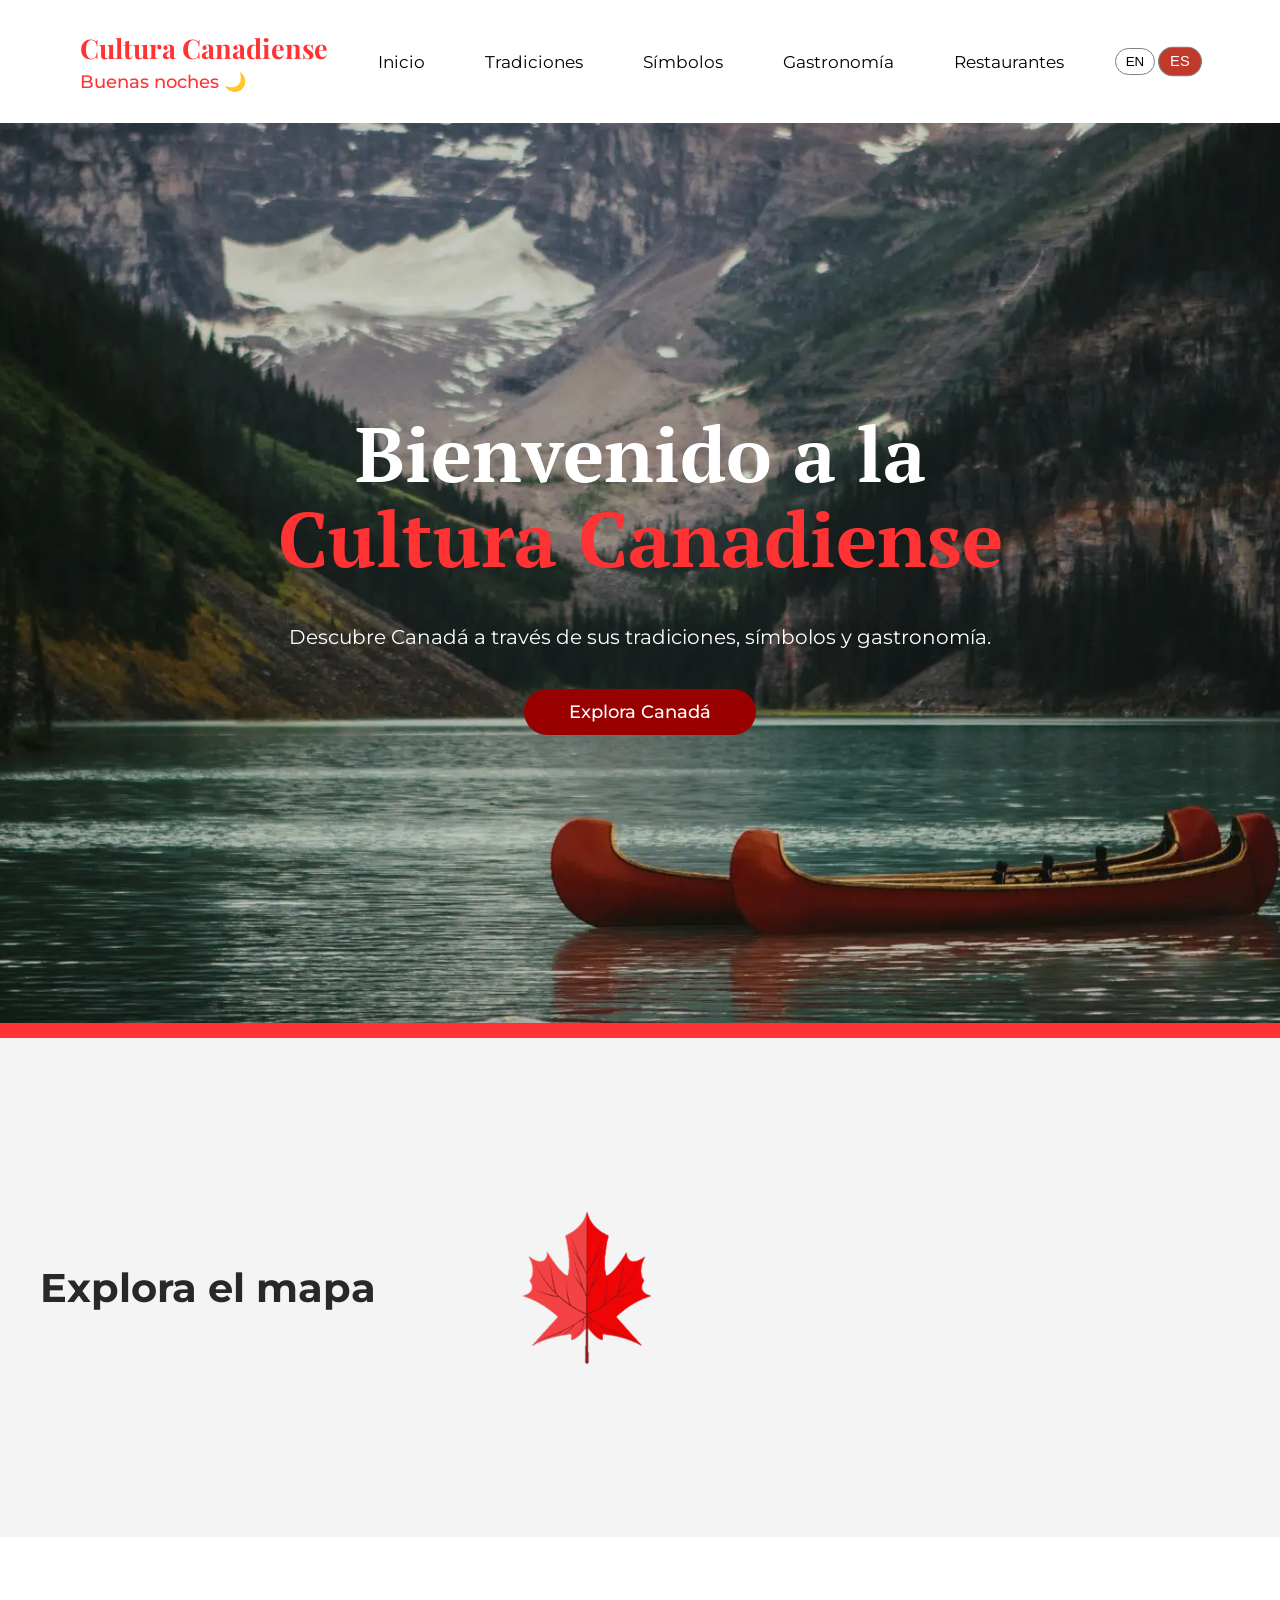
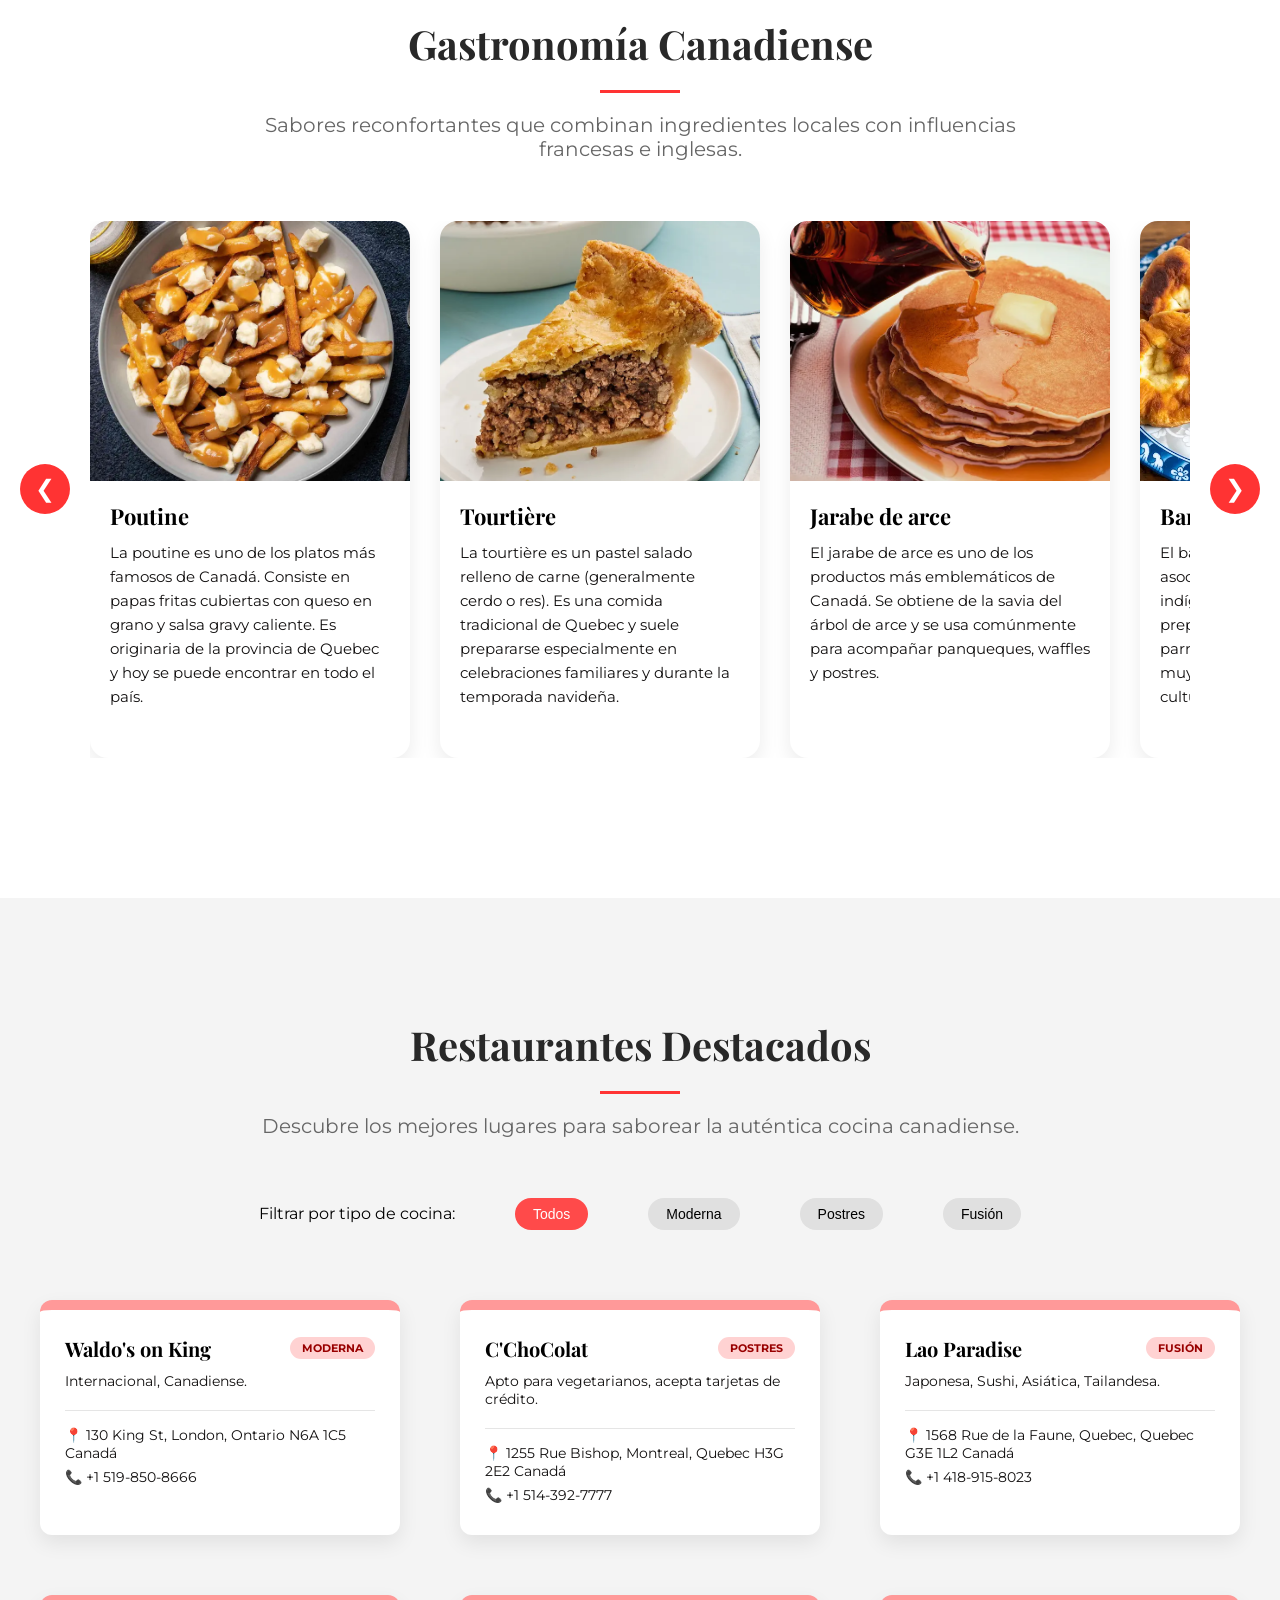
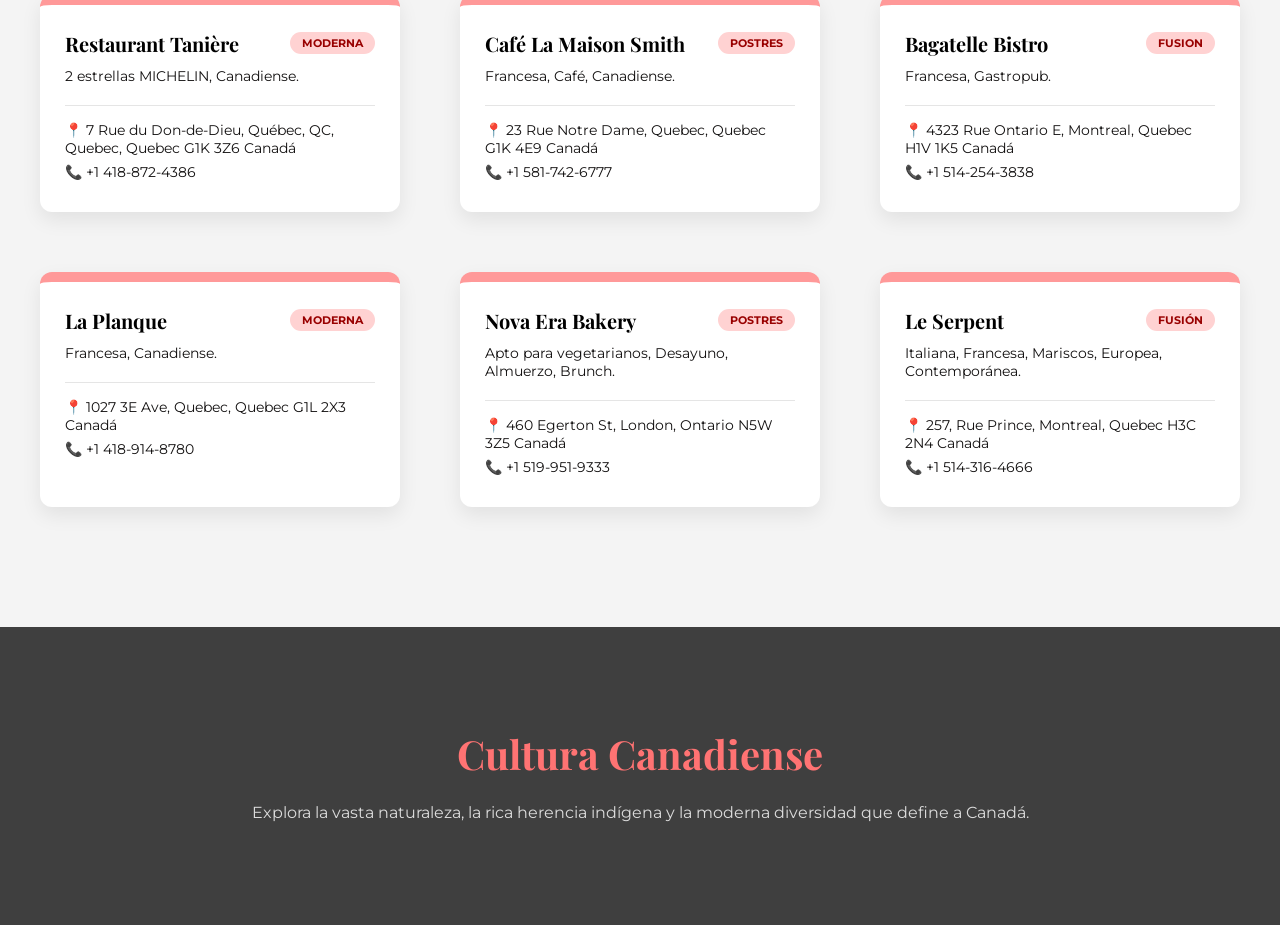
<file: index.html>
<!DOCTYPE html>
<html lang="es">
<head>
    <meta charset="UTF-8">
    <meta name="viewport" content="width=device-width, initial-scale=1.0">
    <title>Cultura Canadiense</title>
    <meta name="description" content="Sitio web sobre la cultura canadiense, incluyendo tradiciones, símbolos y gastronomía.">
    <link href="https://fonts.googleapis.com/css2?family=Playfair+Display:wght@400;700&family=PT+Serif:wght@400;700&family=Montserrat:wght@400;500;700&display=swap" rel="stylesheet">
    <link rel="stylesheet" href="css/style.css">
    <link rel="preload" as="image" href="imagenes/portada_canada.webp">
    <meta name="theme-color" content="#FF3333">
</head>

<body>

<header class="header">
    <div class="logo">
        <h1 id="titulo-logo">Cultura Canadiense</h1>
        <p id="mensaje-bienvenida"></p>
    </div> 

    <button class="menu-toggle" aria-label="Abrir menú" aria-expanded="false">☰</button>

    <nav>
        <ul>
            <li><a href="index.html" id="nav-inicio">Inicio</a></li>
            <li><a href="tradiciones.html" id="nav-tradiciones">Tradiciones</a></li>
            <li><a href="simbolos.html" id="nav-simbolos">Símbolos</a></li>
            <li><a href="#gastronomia" id="nav-gastronomia">Gastronomía</a></li>
            <li><a href="#restaurantes" id="nav-restaurantes">Restaurantes</a></li>
        </ul>
    </nav>

    <div class="idioma">    
       <button id="btn-en" aria-label="Idioma inglés">EN</button>
        <button id="btn-es" class="activo" aria-label="Idioma español">ES</button>
    </div>
</header>

<main>
<section class="titulo">

 <img 
        src="imagenes/portada_canada.webp"
        alt="Paisaje de Canadá con lago y montañas"
        class="hero-img"
        loading="eager"
        fetchpriority="high"
    >

    <div class="overlay">
        <h1 id="hero-titulo">
            Bienvenido a la <br>
            <span>Cultura Canadiense</span>
        </h1>

        <p id="hero-texto">
            Descubre Canadá a través de sus tradiciones, símbolos y gastronomía.
        </p>

        <a href="#mapa" class="boton" id="hero-boton">Explora Canadá</a>
    </div>

</section>

<div class="linea-roja"></div>

<div class="contenido">

<section id="mapa">
    <div class="mapa-contenedor">

        <div class="mapa-texto">
            <h1 id="mapa-titulo">Explora el mapa</h1>
        </div>

        <div class="mapa-imagen">
            <img src="imagenes/hoja_arce.png" width="350" height="260" alt="Ilustración de una hoja de arce roja, símbolo nacional representativo de Canadá" loading="lazy">
        </div>

        <div class="mapa-canada">
            <iframe 
            src="https://www.google.com/maps?q=canada&output=embed"
            title="Mapa de Canadá">
        </iframe>
        </div>

    </div>

</section>


<!-- CONTENIDO GASTRONOMIA --> 
<section id="gastronomia"> 
    <h1 class="titulo-seccion" id="gastronomia-titulo">Gastronomía Canadiense</h1>
    <p class="subtitulo" id="gastronomia-subtitulo">
    Sabores reconfortantes que combinan ingredientes locales con influencias francesas e inglesas.
    </p>

    <div class="carrusel"> 
        <button class="flecha izquierda boton_carrusel_retroceder" aria-label="Desplazar carrusel hacia la izquierda">&#10094;</button>
        

    <div class="carrusel-contenedor"> 

        <article class="tarjeta-comida"> 
            <img src="imagenes/poutine.webp"  width="350" height="260" alt="Plato típico canadiense poutine servido con papas fritas, queso en grano y salsa gravy caliente" loading="lazy"> 
            <h3>Poutine</h3>
            <p id="texto-poutine">La poutine es uno de los platos más famosos de Canadá. Consiste en papas fritas cubiertas con queso en grano y salsa gravy caliente. Es originaria de la provincia de Quebec y hoy se puede encontrar en todo el país.</p> 
        </article> 

        <article class="tarjeta-comida"> 
            <img src="imagenes/tourtiere.webp"  width="350" height="260" alt="Pastel tradicional canadiense tourtière relleno de carne, típico de la región de Quebec" loading="lazy"> 
            <h3>Tourtière</h3> 
            <p id="texto-tour">La tourtière es un pastel salado relleno de carne (generalmente cerdo o res). Es una comida tradicional de Quebec y suele prepararse especialmente en celebraciones familiares y durante la temporada navideña.</p> 
        </article> 

        <article class="tarjeta-comida"> 
            <img src="imagenes/jarabe.webp" width="350" height="260" alt="Jarabe de arce canadiense vertido sobre panqueques con mantequilla, producto tradicional del país" loading="lazy"> 
            <h3>Jarabe de arce</h3> 
            <p id="texto-jarabe">El jarabe de arce es uno de los productos más emblemáticos de Canadá. Se obtiene de la savia del árbol de arce y se usa comúnmente para acompañar panqueques, waffles y postres.</p> 
        </article> 

        <article class="tarjeta-comida"> 
            <img src="imagenes/bannock.webp" width="350" height="260" alt="Pan tradicional indígena bannock cocinado a la parrilla, típico de las comunidades originarias de Canadá" loading="lazy"> 
            <h3>Bannock</h3> 
            <p id="texto-bannock">El bannock es un pan tradicional asociado a las comunidades indígenas de Canadá. Puede prepararse frito, al horno o a la parrilla. Es un alimento sencillo pero muy importante en la historia y cultura de los pueblos originarios.</p> 
        </article> 

        <article class="tarjeta-comida"> 
            <img src="imagenes/bacon.webp"  width="350" height="260" alt="Peameal bacon canadiense, tocino curado cubierto con harina de maíz, servido en estilo tradicional" loading="lazy"> 
            <h3>Peameal Bacon</h3> 
            <p id="texto-peameal">El peameal bacon es un tipo de tocino curado y cubierto con harina de maíz. Es muy popular en la ciudad de Toronto y suele servirse en sándwiches. Es considerado uno de los alimentos más característicos de la gastronomía canadiense.</p>
        </article> 
        
        <article class="tarjeta-comida"> 
            <img src="imagenes/soup.webp" width="350" height="260" alt="Sopa canadiense de guisantes partidos con carne de cerdo y verduras, plato tradicional de la cocina franco-canadiense" loading="lazy"> 
            <h3>Split Pea Soup</h3> 
            <p id="texto-split">La split pea soup (sopa de guisantes partidos) es una sopa muy tradicional de la cocina franco-canadiense, especialmente en Quebec. Se prepara con guisantes secos, cerdo o jamón y verduras. Es una comida caliente y reconfortante, muy común durante el invierno.</p> 
        </article> 
    </div> 
    <button class="flecha derecha boton_carrusel_avanzar" aria-label="Desplazar carrusel hacia la derecha">&#10095;</button>
</div> 
</section>



<!-- CONTENIDO RESTAURANTES --> 
<section id="restaurantes"> 
    <h1 class="titulo-seccion" id="restaurantes-titulo">Restaurantes Destacados</h1> 
    <p class="subtitulo" id="restaurantes-subtitulo">
    Descubre los mejores lugares para saborear la auténtica cocina canadiense.
    </p> 

  <div class="filtros"> 
    <span id="filtro-texto">Filtrar por tipo de cocina:</span> 
    <button class="filtro activo" id="filtro-todos">Todos</button> 
    <button class="filtro" id="filtro-moderna">Moderna</button> 
    <button class="filtro" id="filtro-postres">Postres</button> 
    <button class="filtro" id="filtro-fusion">Fusión</button> 
</div>
    
    <div class="restaurantes-contenedor"> 
        
        <!-- TARJETA 1 --> 
         
        <article class="restaurante-tarjeta moderna">

        <div class="tarjeta-header"> 
            <h3>Waldo's on King</h3> 
            <span class="etiqueta moderna" id="rest1-etiqueta">MODERNA</span> 
            </div> 
            <p class="descripcion" id="rest1-desc"> Internacional, Canadiense. </p> 
            <hr> 
            <div class="info"> 
            <p>📍 130 King St, London, Ontario N6A 1C5 Canadá</p> 
            <p>📞 +1 519-850-8666</p> 
            </div> 
        </article> 
        
        <!-- TARJETA 2 --> 
        <article class="restaurante-tarjeta postres">

        <div class="tarjeta-header"> 
            <h3>C'ChoColat</h3> 
            <span class="etiqueta moderna" id="rest2-etiqueta">POSTRES</span> 
        </div> 
            <p class="descripcion" id="rest2-desc"> Apto para vegetarianos, acepta tarjetas de crédito. </p> 
            <hr>
            <div class="info"> 
            <p>📍 1255 Rue Bishop, Montreal, Quebec H3G 2E2 Canadá</p> 
            <p>📞 +1 514-392-7777</p> 
            </div> 
        </article> 
        
        <!-- TARJETA 3 --> 
        <article class="restaurante-tarjeta fusion">

        <div class="tarjeta-header"> 
            <h3>Lao Paradise</h3> 
            <span class="etiqueta moderna" id="rest3-etiqueta">FUSION</span> 
        </div> 
            <p class="descripcion" id="rest3-desc"> Japonesa, Sushi, Asiática, Tailandesa. </p> 
            <hr> 
            <div class="info"> 
            <p>📍 1568 Rue de la Faune, Quebec, Quebec G3E 1L2 Canadá</p> 
            <p>📞 +1 418-915-8023</p> 
            </div> 
        </article> 
        
        <!-- TARJETA 4 --> 
       <article class="restaurante-tarjeta moderna">

        <div class="tarjeta-header"> 
            <h3>Restaurant Tanière</h3> 
            <span class="etiqueta moderna" id="rest4-etiqueta">MODERNA</span> 
        </div> 
            <p class="descripcion" id="rest4-desc"> 2 estrellas MICHELIN, Canadiense. </p> 
            <hr> 
            <div class="info"> 
            <p>📍 7 Rue du Don-de-Dieu, Québec, QC, Quebec, Quebec G1K 3Z6 Canadá</p> 
            <p>📞 +1 418-872-4386</p> 
            </div> 
        </article> 

        <!-- TARJETA 5 --> 
        <article class="restaurante-tarjeta postres">

        <div class="tarjeta-header"> 
            <h3>Café La Maison Smith</h3> 
            <span class="etiqueta moderna" id="rest5-etiqueta">POSTRES</span> 
        </div> <p class="descripcion" id="rest5-desc"> Francesa, Café, Canadiense. </p> 
        <hr> 
            <div class="info"> 
            <p>📍 23 Rue Notre Dame, Quebec, Quebec G1K 4E9 Canadá</p> 
            <p>📞 +1 581-742-6777</p> 
            </div> 
        </article> 
        
        <!-- TARJETA 6 --> 
        <article class="restaurante-tarjeta fusion">

        <div class="tarjeta-header"> 
            <h3>Bagatelle Bistro</h3> 
            <span class="etiqueta moderna" id="rest6-etiqueta">FUSIÓN</span> 
        </div> 
            <p class="descripcion" id="rest6-desc"> Francesa, Gastropub. </p> 
            <hr> 
            <div class="info"> 
            <p>📍 4323 Rue Ontario E, Montreal, Quebec H1V 1K5 Canadá</p> 
            <p>📞 +1 514-254-3838</p> 
            </div> 
        </article> 
        
        <!-- TARJETA 7 --> 
        <article class="restaurante-tarjeta moderna">

        <div class="tarjeta-header"> 
            <h3>La Planque</h3> 
            <span class="etiqueta moderna" id="rest7-etiqueta">MODERNA</span> 
        </div> 
            <p class="descripcion" id="rest7-desc"> Francesa, Canadiense. </p> 
            <hr> 
            <div class="info"> 
            <p>📍 1027 3E Ave, Quebec, Quebec G1L 2X3 Canadá</p> 
            <p>📞 +1 418-914-8780</p> 
            </div> 
        </article> 
        
        <!-- TARJETA 8 --> 
        <article class="restaurante-tarjeta postres">
            
        <div class="tarjeta-header"> 
            <h3>Nova Era Bakery</h3> 
            <span class="etiqueta moderna" id="rest8-etiqueta">POSTRES</span> 
        </div> 
            <p class="descripcion" id="rest8-desc"> Apto para vegetarianos, Desayuno, Almuerzo, Brunch. </p> 
            <hr> 
            <div class="info"> 
            <p>📍 460 Egerton St, London, Ontario N5W 3Z5 Canadá</p> 
            <p>📞 +1 519-951-9333</p> 
            </div> 
        </article> 
        
        <!-- TARJETA 9 --> 
        <article class="restaurante-tarjeta fusion"> 

        <div class="tarjeta-header"> 
            <h3>Le Serpent</h3> 
            <span class="etiqueta moderna" id="rest9-etiqueta">FUSIÓN</span> 
        </div> 
            <p class="descripcion" id="rest9-desc"> Italiana, Francesa, Mariscos, Europea, Contemporánea. </p> 
            <hr> 
            <div class="info"> 
            <p>📍 257, Rue Prince, Montreal, Quebec H3C 2N4 Canadá</p> 
            <p>📞 +1 514-316-4666</p> 
            </div> 
        </article> 
    </div> 
</section> 
</div> 
</main>


<!-- Final --> 
<footer class="footer"> 
    <div class="footer-contenido"> 
        <h2 id="footer-titulo">Cultura Canadiense</h2> 
        <p id="footer-texto"> Explora la vasta naturaleza, la rica herencia indígena y la moderna diversidad que define a Canadá. </p> 
    </div> 
</footer> 

<script src="js/script.js"></script>


</body> 
</html>
</file>
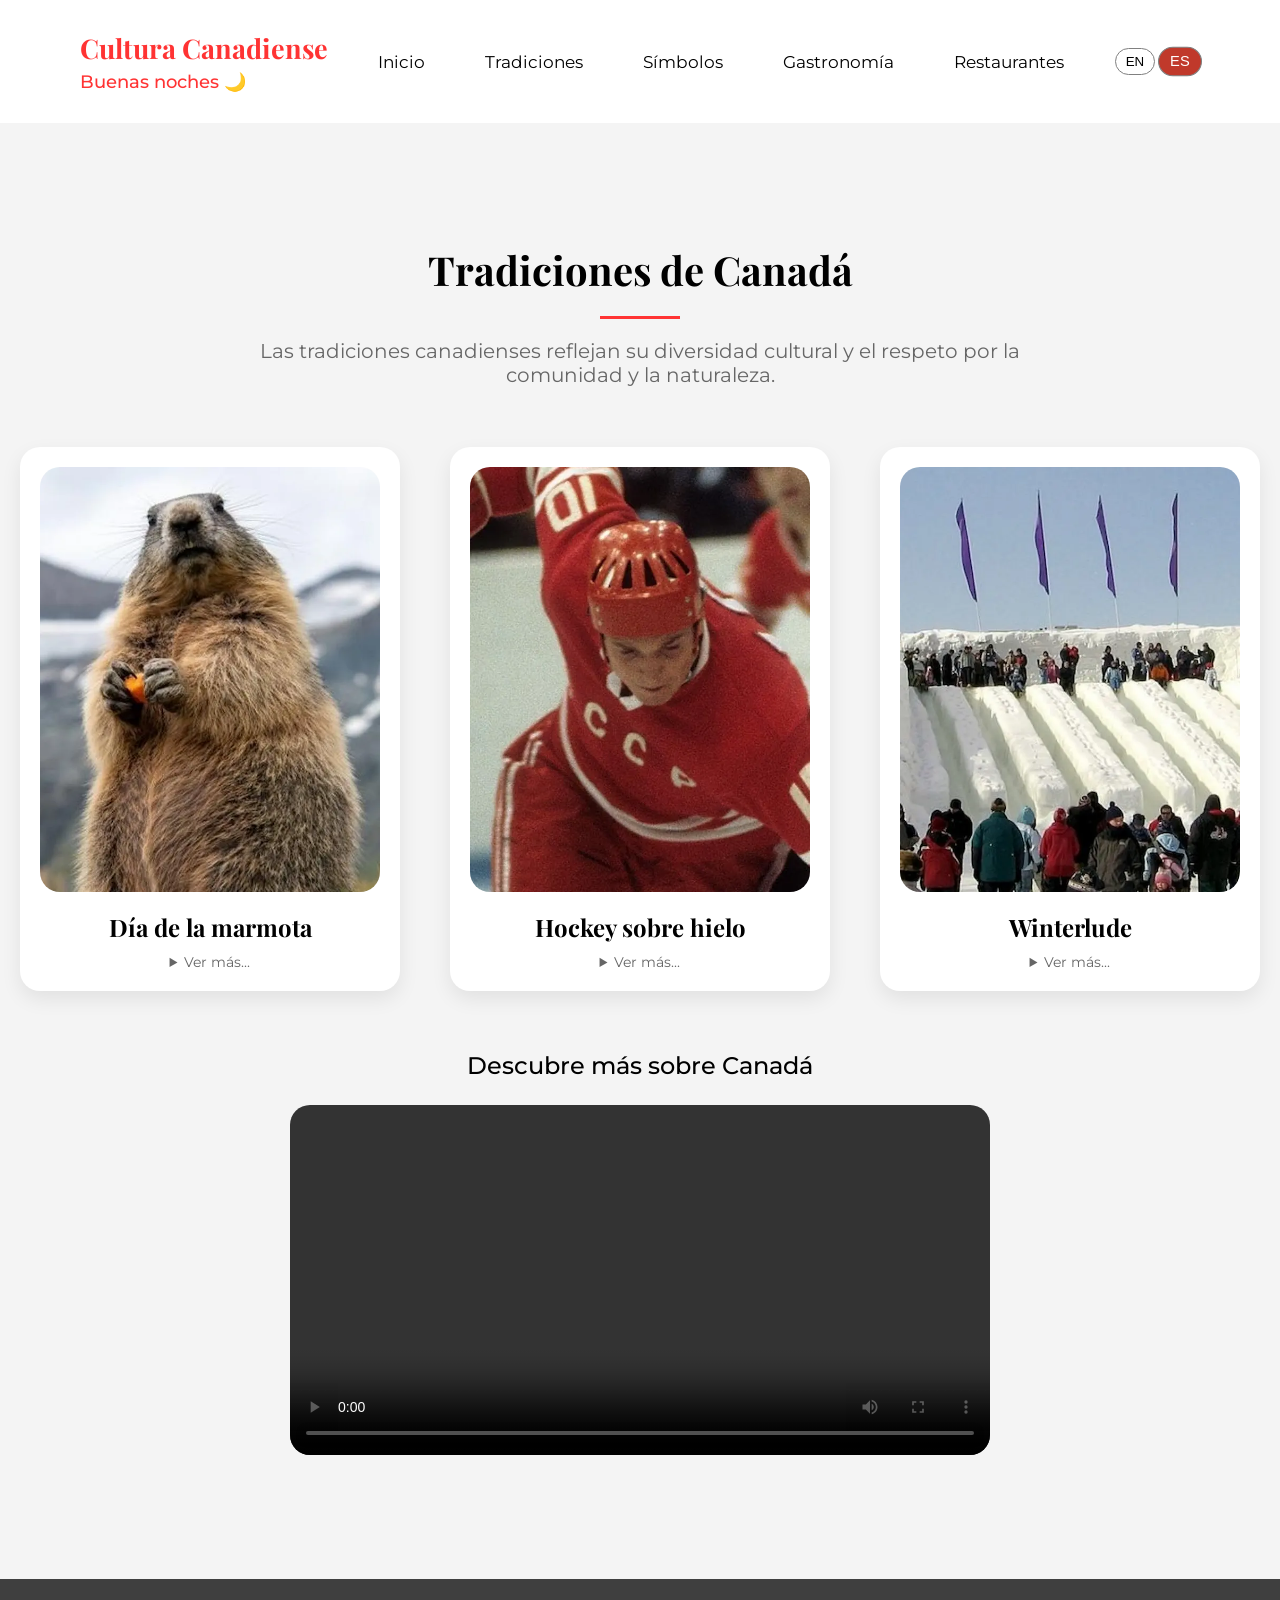
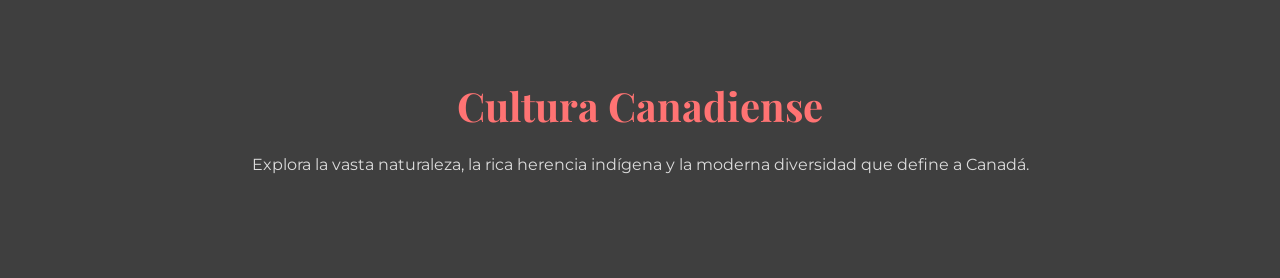
<file: tradiciones.html>
<!DOCTYPE html>
<html lang="es">
<head>
    <meta charset="UTF-8">
    <meta name="viewport" content="width=device-width, initial-scale=1.0">
    <title>Tradiciones de Canadá</title>
    <meta name="description" content="Sitio web sobre la cultura canadiense, incluyendo tradiciones, símbolos y gastronomía.">
    <link href="https://fonts.googleapis.com/css2?family=Playfair+Display:wght@400;700&family=PT+Serif:wght@400;700&family=Montserrat:wght@400;500;700&display=swap" rel="stylesheet">
    <link rel="stylesheet" href="css/style.css">
    <meta name="theme-color" content="#FF3333">
</head>

<body>


<!-- ENCABEZADO --> 

<header class="header">
    <div class="logo">
        <h1 id="titulo-logo">Cultura Canadiense</h1>
        <p id="mensaje-bienvenida"></p>
    </div> 

    <button class="menu-toggle" aria-label="Abrir menú" aria-expanded="false">☰</button>

    <nav>
          <ul>
            <li><a href="index.html" id="nav-inicio">Inicio</a></li>
            <li><a href="tradiciones.html" id="nav-tradiciones">Tradiciones</a></li>
            <li><a href="simbolos.html" id="nav-simbolos">Símbolos</a></li>
            <li><a href="index.html#gastronomia" id="nav-gastronomia">Gastronomía</a></li>
            <li><a href="index.html#restaurantes" id="nav-restaurantes">Restaurantes</a></li>
        </ul>
    </nav>
    
    <div class="idioma">    
       <button id="btn-en" aria-label="Idioma inglés">EN</button>
        <button id="btn-es" class="activo" aria-label="Idioma español">ES</button>
    </div>

</header>

<main>
<!-- CONTENIDO TRADICIONES --> 
 <section id="tradiciones"> 

    <h1 class="titulo-seccion" id="tradiciones-titulos">Tradiciones de Canadá</h1> 
    <p class="subtitulo" id="tradiciones-texto">Las tradiciones canadienses reflejan su diversidad cultural y el respeto por la comunidad y la naturaleza.</p> 

    <div class="tradiciones-contenedor"> 

        <!-- tarjeta 1 --> 
        <article class="tradicion-tarjeta"> 
            <img src="imagenes/dia_marmotas.webp"  width="350" height="260" alt="Marmota saliendo de su madriguera durante la celebración del Día de la Marmota, tradición donde se observa su sombra para predecir el clima" loading="lazy"> 
            <h3 id="tarjeta-marmota">Día de la marmota</h3> 
            <details> 
            <summary id="mas">Ver más...</summary> 
            <p id="marmota-texto"> El Groundhog Day es una tradición popular que también se celebra en Canadá cada 2 de febrero. Ese día se observa a una marmota al salir de su madriguera: si ve su sombra y vuelve a entrar, se cree que el invierno durará más; si no la ve, se dice que la primavera llegará pronto. Aunque es una tradición simbólica, muchas personas se reúnen para ver este evento de forma festiva. </p> 
            </details> </article> 
            
            <!-- tarjeta 2 --> 
            <article class="tradicion-tarjeta"> 
                <img src="imagenes/dia_hockey.webp" width="350" height="260" alt="Jugadora de hockey sobre hielo en una pista, usando uniforme rojo y casco mientras controla el disco durante un partido" loading="lazy"> 
                <h3 id="tarjeta-hockey">Hockey sobre hielo</h3> 
                <details> 
                <summary id="mas2">Ver más...</summary> 
                <p id="hockey-texto"> El hockey sobre hielo es uno de los deportes más importantes y queridos en Canadá. Se juega principalmente durante el invierno y forma parte de la cultura nacional. Desde niños hasta profesionales, muchas personas practican o siguen este deporte, y los partidos suelen reunir a familias y comunidades. </p> 
                </details> 
            </article> 
            
            <!-- tarjeta 3 --> 
            <article class="tradicion-tarjeta"> 
                <img src="imagenes/dia_hielo.webp" width="350" height="260" alt="Personas disfrutando actividades de invierno en el festival Winterlude, incluyendo juegos en la nieve y eventos al aire libre" loading="lazy"> 
                <h3>Winterlude</h3> 
                <details> 
                <summary id="mas3">Ver más...</summary> 
                <p id="winter-texto"> Winterlude es un festival de invierno que se celebra cada año en Ottawa, la capital del país. Durante este evento se realizan muchas actividades al aire libre como patinaje sobre hielo en el canal Rideau, exhibiciones de esculturas de hielo, conciertos y juegos para toda la familia. El festival celebra el invierno canadiense y atrae tanto a turistas como a residentes que disfrutan de las tradiciones y actividades propias de la temporada. </p> 
                </details> 
            </article> 
        </div> 
        
        <div class="video_tradiciones"> 
            <h3 id="video-tradiciones">Descubre más sobre Canadá</h3> 
            <video controls aria-label="Video sobre tradiciones de Canadá"> <source src="videos/canada.mp4" type="video/mp4"> </video> 
        </div> 
    </section>
</main>

 <footer class="footer"> 
    <div class="footer-contenido"> 
        <h2 id="footer-titulo">Cultura Canadiense</h2> 
        <p id="footer-texto"> Explora la vasta naturaleza, la rica herencia indígena y la moderna diversidad que define a Canadá. </p> 
    </div> 
</footer> 

<script src="js/script.js"></script>


</body> 
</html>
</file>
<file: css/style.css>
*{
    margin:0;
    padding:0;
    box-sizing:border-box;
}

body{
    font-family: "Montserrat", sans-serif;
}

/* HEADER */

header{
    display:flex;
    justify-content:space-between;
    align-items:center;
    padding:30px 80px;
     flex-wrap: wrap; 
    gap: 20px;    
}

.logo h1{
    font-size:27px;
    color:#FF3333;
    font-family: "Playfair Display", serif;
}

nav ul{
    display:flex;
    gap:60px;
    list-style:none;
    font-size:17px;
}

nav a{
    text-decoration:none;
    color:inherit;
}

nav ul li{
    cursor:pointer;
    transition:0.3s;
}

nav ul li:hover{
    color:#FF3333;
}

.idioma{
    display:flex;
    gap:5px;
}

.idioma button{
    border:1px solid grey;
    background:white;
    padding:5px 10px;
    border-radius:20px;
    cursor:pointer;
}

.idioma button:hover{
    color:gray;
}


.idioma button.activo {
    background-color: #c0392b;
    color: white;
    transform: scale(1.1);
    transition: 0.2s;
}

/* HERO */

.titulo{
    position:relative;
    height:100vh;
    background-size:cover;
    background-position:center;
    background-repeat:no-repeat;
}

.hero-img{
    position:absolute;
    top:0;
    left:0;
    width:100%;
    height:100%;
    object-fit:cover;}

.overlay{
    position:absolute;
    top:0;
    left:0;
    width:100%;
    height:100%;

    display:flex;
    flex-direction:column;
    justify-content:center;
    align-items:center;

    text-align:center;
    padding:20px;
}

.overlay h1{
    font-size:clamp(32px, 6vw, 80px);
    color:white;
    font-family:"PT Serif", serif;
    line-height:1.1;
}

.overlay h1 span{
    color:#FF3333;
}

.overlay p{
    font-size:clamp(14px, 2vw, 20px);
    max-width:800px;
    margin:40px 0;
    padding-top:5px;
    color:white;
}

.boton{
    display:inline-block;
    padding:12px clamp(20px, 4vw, 45px);
    background-color:#990000;
    color:white;
    text-decoration:none;
    border-radius:30px;
    font-weight:500;
    font-size:clamp(14px, 1.5vw, 18px);
}

.linea-roja{
    height:15px;
    background-color:#FF3333;
}

/* SECCIONES GENERALES */

.contenido section{
    padding:120px 80px;
}

.contenido h1{
    font-size:40px;
    color:#282828;
}

/* MAPA */

#mapa{
padding:120px 20px;
background: #f4f4f4;
}

.mapa-contenedor{
    display:flex;
    align-items:center;
    justify-content:center;
    gap:60px;
    max-width:1200px;
    margin:0 auto;
}

.mapa-texto{
    flex:1;
}

.mapa-imagen{
    flex:0.8;
    display:flex;
    justify-content:center;
}

.mapa-imagen img{
    width:250px;
    max-width:100%;
    height:auto;
    display:block;
}

.mapa-canada{
    flex:1.3;
}

.mapa-canada iframe{
    width:100%;
    aspect-ratio:16/9;
    border:0;
}

/* TITULOS */

.titulo-seccion{
    text-align:center;
    font-size:40px;
    font-family:"Playfair Display", serif;
    position:relative;
}

.titulo-seccion::after{
    content:"";
    width:80px;
    height:3px;
    background:#FF3333;
    display:block;
    margin:20px auto 0;
}

/* SIMBOLOS */

#simbolos{
    padding:120px 20px;
    background:#ffffff;
}

#simbolos .titulo-seccion{
    margin-bottom:60px;
}

.simbolos-contenedor{
    display:flex;
    gap:90px;
    max-width:1200px;
    margin:0 auto;
    align-items:center;
}

.simbolos-imagen{
    flex:0 0 40%;
}

.simbolos-imagen img{
    width:100%;
    border-radius:10%;
    max-width:700px;
    height:auto;
}

.simbolos-texto{
    flex:1;
    display:flex;
    flex-direction:column;
    gap:30px;
}

.tarjeta{
    background:#e9e9e9;
    padding:30px;
    border-radius:20px;
    position:relative;
}

.tarjeta::before{
    content:"";
    position:absolute;
    left:0;
    top:0;
    height:100%;
    width:15px;
    background:#e63946;
    border-radius:20px 0 0 20px;
}

/* TRADICIONES */

#tradiciones{
    padding:120px 20px;
    background:#f4f4f4;
}

.subtitulo{
    text-align:center;
    max-width:800px;
    font-size:20px;
    margin:20px auto 60px;
    color:#666;
}

.tradiciones-contenedor{
    display:flex;
    gap:50px;
    justify-content:center;
    flex-wrap:wrap; 
}

/* TARJETA */
.tradicion-tarjeta{
    width:380px; 
    text-align:center;
    background:white;
    padding:20px;
    border-radius:20px;
    box-shadow:0 8px 20px rgba(0,0,0,0.08);
    transition: all 0.3s ease;
}


.tradicion-tarjeta:hover{
    transform:translateY(-8px);
    box-shadow:0 12px 25px rgba(0,0,0,0.15);
}


.tradicion-tarjeta img{
    width:100%;
    height:auto; 
    border-radius:20px;
    margin-bottom:15px;
}

/* TITULO */
.tradicion-tarjeta h3{
    font-size:24px;
    font-family:"Playfair Display", serif;
    margin-bottom:10px;
}


details summary{
    cursor:pointer;
    color:#666;
    font-size:14px;
}

details{
    position:relative;
}

details p{
    position:absolute;
    left:0;
    top:100%;
    background:white;
    padding:12px;
    border-radius:10px;
    width:100%;
    box-shadow:0 5px 15px rgba(0,0,0,0.1);
    z-index:10;
}

/* VIDEO */

.video_tradiciones{
    margin-top:60px;
    text-align:center;
}

.video_tradiciones h3{
    font-size:24px;
    margin-bottom:25px;
    font-weight:500;
}

.video_tradiciones video{
    width:100%;
    max-width:700px;
    border-radius:20px;
}

/* GASTRONOMÍA */

#gastronomia{
    padding: 80px 20px;
    background: #ffffff;
    text-align: center;
}

.carrusel{
    position: relative;
    width: 100%;
    max-width: 1300px;
    margin: 60px auto;
    padding: 0 70px;
}

.carrusel-contenedor{
    display: flex;
    gap: 30px;

    overflow-x: auto;
    overflow-y: hidden;

    scroll-behavior: smooth;

    scrollbar-width: none;
}

.carrusel-contenedor::-webkit-scrollbar{
    display: none;
}

.tarjeta-comida{
    flex: 0 0 320px;

    background: white;
    border-radius: 18px;

    box-shadow: 0 8px 20px rgba(0,0,0,0.08);

    text-align: left;

    overflow: hidden;
}

.tarjeta-comida img{
    width: 100%;
    height: 260px;
    object-fit: cover;
    display: block;
}

.tarjeta-comida h3{
    font-family:"Playfair Display", serif;
    font-size: 22px;
    margin: 20px 20px 10px;
}

.tarjeta-comida p{
    margin: 0 20px 25px;
    color: #131111;
    font-size: 15px;
    line-height: 1.6;
}

/* FLECHAS */

.flecha{
    position: absolute;
    top: 50%;
    transform: translateY(-50%);

    width: 50px;
    height: 50px;

    border: none;
    border-radius: 50%;

    background: #ff3333;
    color: white;

    font-size: 24px;

    display: flex;
    align-items: center;
    justify-content: center;

    cursor: pointer;

    z-index: 100;
}

.izquierda{
    left: 0;
}

.derecha{
    right: 0;
}
/* RESTAURANTES */

#restaurantes{
    padding:120px 20px;
    background:#f4f4f4;
    text-align:center;
}

.filtros{
    margin:40px 0 70px;
    display:flex;
    justify-content:center;
    align-items:center;
    gap:60px;
    flex-wrap:wrap;
}

.filtro{
    border:none;
    padding:8px 18px;
    border-radius:20px;
    background:#e0e0e0;
    cursor:pointer;
    font-size:14px;
}

.filtro.activo{
    background:#ff4a4a;
    color:white;
}

.restaurantes-contenedor{
    max-width:1200px;
    margin:auto;
    display:grid;
    grid-template-columns:repeat(3,1fr);
    gap:60px;
}

.restaurante-tarjeta{
    background:white;
    padding:25px;
    border-radius:12px;
    box-shadow:0 8px 20px rgba(0,0,0,0.08);
    text-align:left;
    border-top:10px solid #FF9999;
}

.tarjeta-header{
    display:flex;
    justify-content:space-between;
    align-items:center;
}

.tarjeta-header h3{
    font-family:"Playfair Display", serif;
    font-size:20px;
}

.descripcion{
    margin:10px 0 20px;
    color:#131111;
    font-size:14px;
}

hr{
    border:none;
    height:1px;
    background:#e5e5e5;
    margin:15px 0;
}

.info p{
    font-size:14px;
    margin:6px 0;
    color:#131111;
}

.etiqueta{
    padding:4px 12px;
    border-radius:20px;
    font-size:11px;
    font-weight:bold;
    color:#990000;
    background:#FFD2D2;
}

/* FOOTER */

.footer{
    background-color:#3f3f3f;
    padding:100px 20px;
    text-align:center;
}

.footer-contenido{
    max-width:800px;
    margin:auto;
}

.footer h2{
    color:#FF7373;
    font-family:"Playfair Display", serif;
    font-size:40px;
    margin-bottom:20px;
}

.footer p{
    color:#dcdcdc;
    font-size:16px;
    line-height:1.6;
}


.menu-toggle {
    display: none;
    font-size: 28px;
    background: none;
    border: none;
    cursor: pointer;
}


/* RESPONSIVE */


/* TABLET */
@media (max-width: 1024px) {

    .contenido section{
        padding: 80px 40px; 
    }

    .mapa-contenedor{
        gap: 40px;
    }

    .simbolos-contenedor{
        gap: 50px;
    }

    .restaurantes-contenedor{
        grid-template-columns: repeat(2, 1fr); 
    }
}


/* MÓVIL */
@media (max-width: 768px) {

    .contenido section{
        padding: 60px 15px;
    }

       /* RESTAURANTES */
    .restaurantes-contenedor{
        grid-template-columns: 1fr;
        gap: 30px;
    }


    /* HEADER */
    header{
        position: relative; 
        flex-direction: column;
        padding: 20px;
        text-align: center;
    }

    
    .menu-toggle {
        display: block;
        position: absolute;
        top: 20px;
        right: 20px;
        z-index: 1001;
    }

    nav ul{
        flex-wrap: wrap;
        justify-content: center;
        gap: 10px;
    }

    nav ul li{
        background: #f0f0f0;
        padding: 8px 15px;
        border-radius: 20px;
        font-size: 14px;
    }

    
    nav ul {
        display: none;
        position: absolute;
        top: 70px; 
        right: 20px;
        width: 200px;
        flex-direction: column;
        background: white;
        border-radius: 12px;
        padding: 15px;
        gap: 10px;
        box-shadow: 0 10px 25px rgba(0,0,0,0.15);
        z-index: 1000;
    }

    nav ul.activo {
        display: flex;
    }

    /* HERO */
    .titulo{
        height: 70vh;
    }

    .overlay h1{
        font-size: 28px;
    }

    .overlay p{
        font-size: 14px;
        margin: 20px 0;
    }

    /* MAPA */
    .mapa-contenedor{
        flex-direction: column;
        gap: 25px;
        text-align: center;
    }

    .mapa-texto{
        text-align: center;
    }

    .mapa-imagen img{
        width: 150px;
    }

    .mapa-canada iframe{
        width: 100%;
        height: 250px;
    }

    /* SÍMBOLOS */
    .simbolos-contenedor{
        flex-direction: column;
        gap: 30px;
    }

    .simbolos-texto{
        width: 100%;
    }

    /* TRADICIONES */
    .tradicion-tarjeta{
        width: 100%;
        max-width: 350px;
    }


    /* FOOTER */
    .footer{
        padding: 60px 20px;
    }

    .footer h2{
        font-size: 28px;
    }

    .footer p{
        font-size: 14px;
    }

}


/* MÓVIL PEQUEÑO */
@media (max-width: 480px) {

    .contenido section{
        padding: 50px 10px;
    }

    .titulo-seccion{
        font-size: 24px;
    }

    .mapa-imagen img{
        width: 120px;
    }

    header{
        padding: 15px;
    }

    .menu-toggle{
        top: 15px;
        right: 15px;
        font-size: 24px;
    }

    nav ul{
        top: 60px;
        right: 10px;
        width: 180px;
        padding: 10px;
        gap: 8px;
    }

    nav ul li{
        font-size: 13px;
        padding: 6px 10px;
    }

    /* CARRUSEL */
    .carrusel{
        padding: 0 25px;
    }

    .carrusel-contenedor{
        gap: 15px;
    }

    .tarjeta-comida{
        flex: 0 0 180px;
    }

    .tarjeta-comida img{
        height: 180px;
    }

    .tarjeta-comida h3{
        font-size: 16px;
    }

    .tarjeta-comida p{
        font-size: 12px;
        line-height: 1.4;
    }

    /* FLECHAS */
    .flecha{
        width: 28px;
        height: 28px;
        font-size: 14px;
    }

    .izquierda{
        left: -5px;
    }

    .derecha{
        right: -5px;
    }
}


/* Detalles js */
#mensaje-bienvenida {
    font-size: 18px;
    color: #FF3333;
    margin-top: 5px;
    font-family: "Montserrat", sans-serif;
    font-weight: 500;
}
</file>
